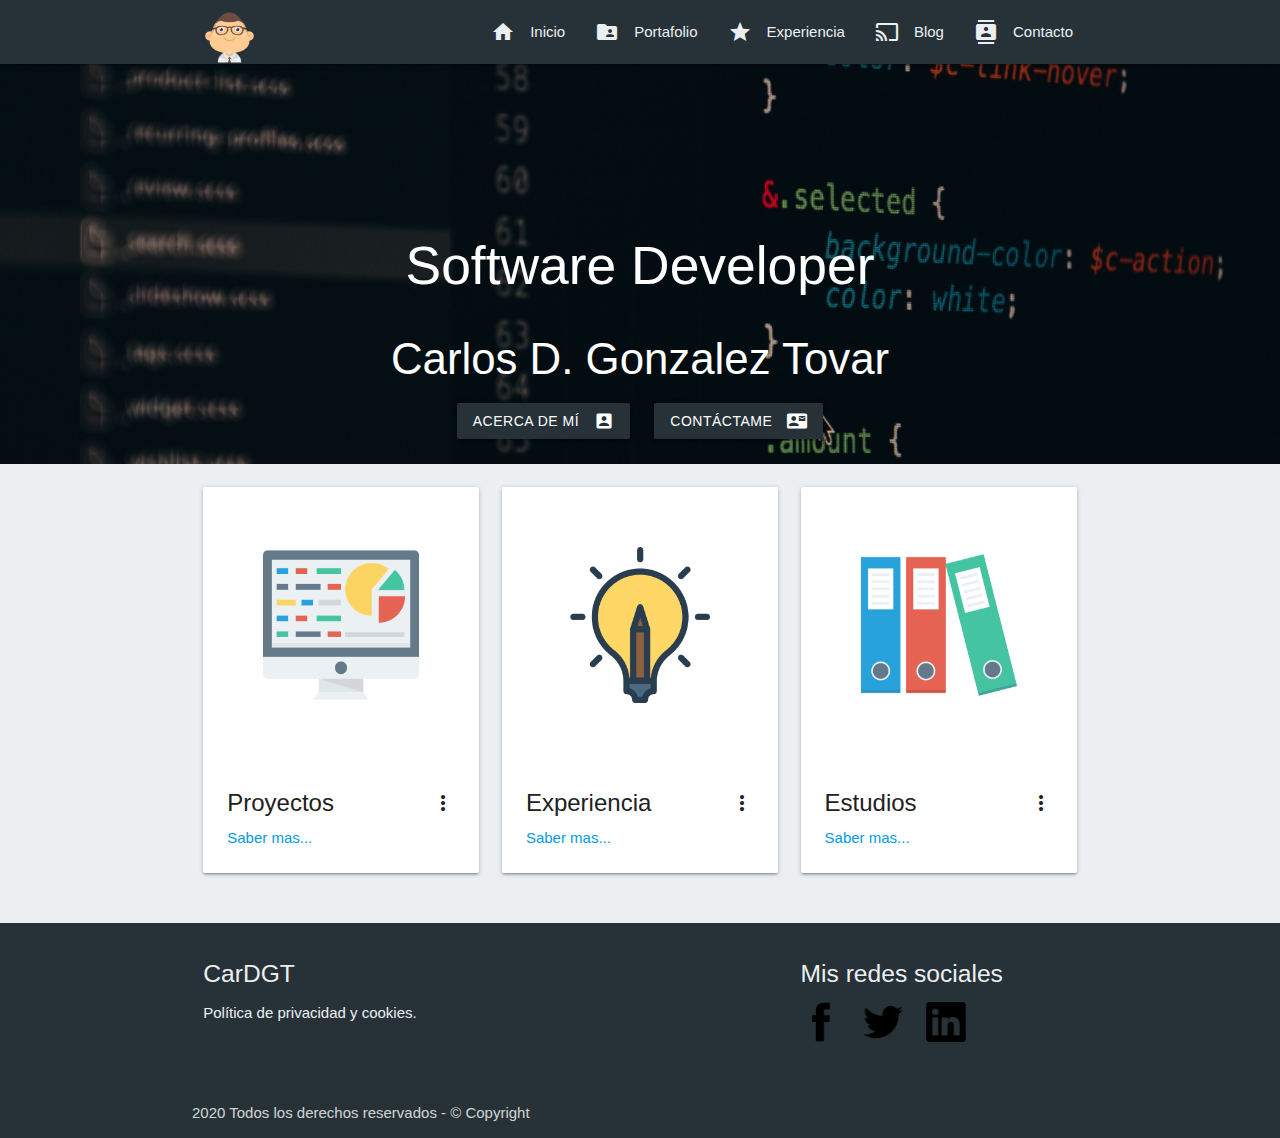
<file: index.html>
<!DOCTYPE html>
<html lang="es">

<head>
    <meta charset="UTF-8">
    <meta name="viewport" content="width=device-width, initial-scale=1.0">

    <!--Import Google Icon Font-->
    <link href="https://fonts.googleapis.com/icon?family=Material+Icons" rel="stylesheet">
    <!-- Compiled and minified CSS -->
    <link rel="stylesheet" href="https://cdnjs.cloudflare.com/ajax/libs/materialize/1.0.0/css/materialize.min.css">
    <!-- Estilos internos -->
    <link rel="stylesheet" href="./css/styles.css">
    <!--Favicon-->
    <link rel="shortcut icon" href="./img/logo.png" type="image/x-icon">
    <title>CarDGT</title>
</head>

<body>
    <header>
        <div class="navbar-fixed">
            <nav>
                <div class="nav-wrapper blue-grey darken-4">
                    <div class="container">
                        <a href="#" class="brand-logo"><img class="responsive-img" src="./img/logo.png" alt=""
                                width="75px"></a>
                        <a href="#" data-target="mobile-demo" class="sidenav-trigger"><i
                                class="material-icons">menu</i></a>
                        <ul id="nav-mobile" class="right hide-on-med-and-down">
                            <li><a href="index.html" class="blue-grey-text text-lighten-5"><i
                                        class="material-icons left">home</i>Inicio</a></li>
                            <li><a href="./src/modules/portafolio.html" class="blue-grey-text text-lighten-5"><i
                                        class="material-icons left">folder_shared</i>Portafolio</a></li>
                            <li><a href="./src/modules/experiencia.html" class="blue-grey-text text-lighten-5"><i
                                        class="material-icons left">grade</i>Experiencia</a></li>
                            <li><a href="#" class="blue-grey-text text-lighten-5"><i
                                        class="material-icons left">cast</i>Blog</a></li>
                            <li><a href="./src/modules/contact.html" class="blue-grey-text text-lighten-5"><i
                                        class="material-icons left">contacts</i>Contacto</a></li>
                        </ul>
                    </div>
                </div>
            </nav>
        </div>
        <ul class="sidenav" id="mobile-demo">
            <li class="section"><a href="index.html" class="blue-grey-text text-darken-4"><i
                        class="material-icons left">home</i>Inicio</a></li>
            <li class="section"><a href="./src/modules/portafolio.html" class="blue-grey-text text-darken-4"><i
                        class="material-icons left">folder_shared</i>Portafolio</a></li>
            <li class="section"><a href="./src/modules/experiencia.html" class="blue-grey-text text-darken-4"><i
                        class="material-icons left">grade</i>Experiencia</a></li>
            <li class="section"><a href="#" class="blue-grey-text text-darken-4"><i
                        class="material-icons left">cast</i>Blog</a></li>
            <li class="section"><a href="./src/modules/contact.html" class="blue-grey-text text-darken-4"><i
                        class="material-icons left">contacts</i>Contacto</a></li>
        </ul>
    </header>

    <main>
        <div>
            <header class="showCase">

                <h2>Software Developer</h2>
                <h3>Carlos D. Gonzalez Tovar</h3>

                <div class="container-btn">
                    <a href="./src/modules/experiencia.html" class="btn waves-effect waves-light blue-grey darken-4"><i
                            class="material-icons right">account_box</i>Acerca de mí</a>

                    <a href="./src/modules/contact.html" class="btn waves-effect waves-light blue-grey darken-4"><i
                            class="material-icons right">contact_mail</i>Contáctame</a>
                </div>

            </header>
        </div>

        <div class="container section">
            <div class="row">
                <div class="col m4">
                    <div class="card">
                        <div class="card-image waves-effect waves-block waves-light">
                            <img class="activator responsive-img imgCard" src="img/card1.png">
                        </div>
                        <div class="card-content">
                            <span class="card-title activator grey-text text-darken-4">Proyectos<i
                                    class="material-icons right">more_vert</i></span>
                            <p><a href="./src/modules/portafolio.html">Saber mas...</a></p>
                        </div>
                        <div class="card-reveal">
                            <span class="card-title grey-text text-darken-4">Proyectos<i
                                    class="material-icons right">close</i></span>
                            <p>Te invito que conozcas y le des un vistazo a mis proyectos y trabajos que he realizado.
                            </p>
                        </div>
                    </div>
                </div>

                <div class="col m4">
                    <div class="card">
                        <div class="card-image waves-effect waves-block waves-light">
                            <img class="activator responsive-img imgCard" src="img/card2.png">
                        </div>
                        <div class="card-content">
                            <span class="card-title activator grey-text text-darken-4">Experiencia<i
                                    class="material-icons right">more_vert</i></span>
                            <p><a href="./src/modules/experiencia.html">Saber mas...</a></p>
                        </div>
                        <div class="card-reveal">
                            <span class="card-title grey-text text-darken-4">Experiencia<i
                                    class="material-icons right">close</i></span>
                            <p>Acá podrás ver toda la experiencia laboral en la que me he formado profesionalmente.
                            </p>
                        </div>
                    </div>
                </div>

                <div class="col m4">
                    <div class="card">
                        <div class="card-image waves-effect waves-block waves-light">
                            <img class="activator responsive-img imgCard" src="img/card3.png">
                        </div>
                        <div class="card-content">
                            <span class="card-title activator grey-text text-darken-4">Estudios<i
                                    class="material-icons right">more_vert</i></span>
                            <p><a href="./src/modules/experiencia.html">Saber mas...</a></p>
                        </div>
                        <div class="card-reveal">
                            <span class="card-title grey-text text-darken-4">Estudios<i
                                    class="material-icons right">close</i></span>
                            <p>Conoce los centros de estudios y cursos donde he aprendido y formado.
                            </p>
                        </div>
                    </div>
                </div>
            </div>
        </div>
    </main>

    <footer class="page-footer  blue-grey darken-4">
        <div class="container">
            <div class="row">
                <div class="col l6 s12">
                    <h5 class="blue-grey-text text-lighten-5">CarDGT</h5>
                    <p class="blue-grey-text text-lighten-5">Política de privacidad y cookies.</p>
                </div>
                <div class="col l4 offset-l2 s12">
                    <h5 class="blue-grey-text text-lighten-5">Mis redes sociales</h5>
                    <ul class="row">
                        <li class="col"><a class="blue-grey-text text-lighten-5" href="#!"><img class="imgSocial"
                                    src="img/face.png" alt=""></a></li>
                        <li class="col"><a class="blue-grey-text text-lighten-5" href="#!"><img class="imgSocial"
                                    src="img/twi.png" alt=""></a></li>
                        <li class="col"><a class="blue-grey-text text-lighten-5"
                                href="https://www.linkedin.com/in/carlos-daniel-gonz%C3%A1lez-4b7246176/!" target="_blank"><img
                                    class="imgSocial" src="img/link.png" alt=""></a></li>
                    </ul>
                </div>
            </div>
        </div>
        <div class="footer-copyright">
            <div class="container">
                2020 Todos los derechos reservados - © Copyright
            </div>
        </div>
    </footer>

    <!-- Compiled and minified JavaScript -->
    <script src="https://cdnjs.cloudflare.com/ajax/libs/materialize/1.0.0/js/materialize.min.js"></script>

    <script src="./js/script.js"></script>
</body>

</html>
</file>
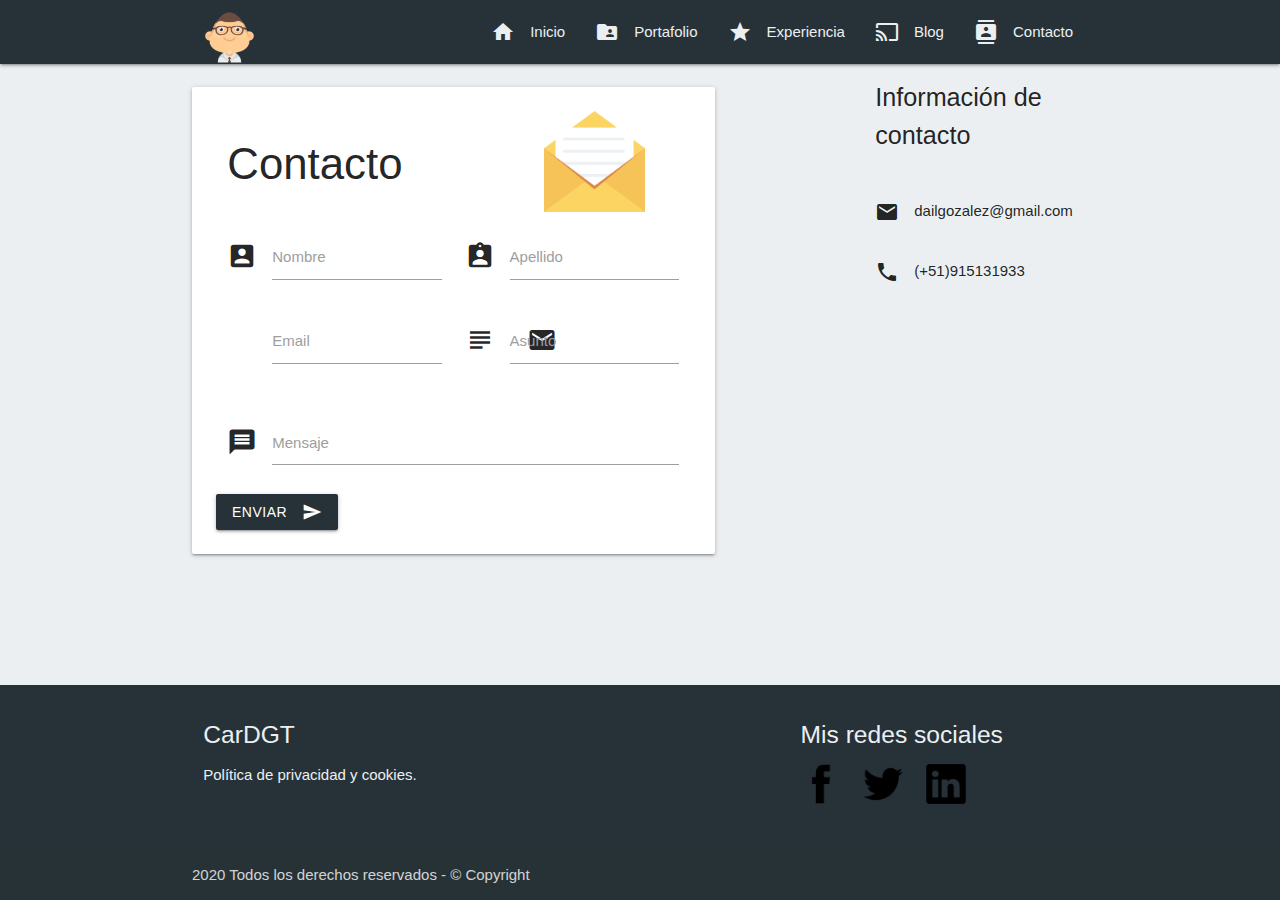
<file: contact.html>
<!DOCTYPE html>
<html lang="es">

<head>
    <meta charset="UTF-8">
    <meta name="viewport" content="width=device-width, initial-scale=1.0">

    <!--Import Google Icon Font-->
    <link href="https://fonts.googleapis.com/icon?family=Material+Icons" rel="stylesheet">
    <!-- Compiled and minified CSS -->
    <link rel="stylesheet" href="https://cdnjs.cloudflare.com/ajax/libs/materialize/1.0.0/css/materialize.min.css">
    <!-- Estilos internos -->
    <link rel="stylesheet" href="styles.css">
    <!--Favicon-->
    <link rel="shortcut icon" href="img/logo.png" type="image/x-icon">
    <title>CarDGT</title>
</head>

<body>
    <header>
        <div class="navbar-fixed">
            <nav>
                <div class="nav-wrapper blue-grey darken-4">
                    <div class="container">
                        <a href="#" class="brand-logo"><img class="responsive-img" src="img/logo.png" alt=""
                                width="75px"></a>
                        <a href="#" data-target="mobile-demo" class="sidenav-trigger"><i
                                class="material-icons">menu</i></a>
                        <ul id="nav-mobile" class="right hide-on-med-and-down">
                            <li><a href="index.html" class="blue-grey-text text-lighten-5"><i
                                        class="material-icons left">home</i>Inicio</a></li>
                            <li><a href="portafolio.html" class="blue-grey-text text-lighten-5"><i
                                        class="material-icons left">folder_shared</i>Portafolio</a></li>
                            <li><a href="experiencia.html" class="blue-grey-text text-lighten-5"><i
                                        class="material-icons left">grade</i>Experiencia</a></li>
                            <li><a href="#" class="blue-grey-text text-lighten-5"><i
                                        class="material-icons left">cast</i>Blog</a></li>
                            <li><a href="contact.html" class="blue-grey-text text-lighten-5"><i
                                        class="material-icons left">contacts</i>Contacto</a></li>
                        </ul>
                    </div>
                </div>
            </nav>
        </div>
        <ul class="sidenav" id="mobile-demo">
            <li class="section"><a href="index.html" class="blue-grey-text text-darken-4"><i
                        class="material-icons left">home</i>Inicio</a></li>
            <li class="section"><a href="portafolio.html" class="blue-grey-text text-darken-4"><i
                        class="material-icons left">folder_shared</i>Portafolio</a></li>
            <li class="section"><a href="experiencia.html" class="blue-grey-text text-darken-4"><i
                        class="material-icons left">grade</i>Experiencia</a></li>
            <li class="section"><a href="#" class="blue-grey-text text-darken-4"><i
                        class="material-icons left">cast</i>Blog</a></li>
            <li class="section"><a href="contact.html" class="blue-grey-text text-darken-4"><i
                        class="material-icons left">contacts</i>Contacto</a></li>
        </ul>
    </header>
    <main>
        <div class="container section">
            <div class="row">
                <form class="col l7 m10 s12" action="./mail.php" method="GET">
                    <div class="row card-panel">
                        <div class="col s8">
                            <h3>Contacto</h3>
                        </div>
                        <div class="col s4 offset">
                            <img class="responsive-img img-msj" src="img/msj.png" alt="">
                        </div>
                        <div class="input-field col m6 s12">
                            <i class="material-icons prefix">account_box</i>
                            <input id="nombre" type="text" class="validate">
                            <label for="nombre">Nombre</label>
                        </div>
                        <div class="input-field col m6 s12">
                            <i class="material-icons prefix">assignment_ind</i>
                            <input id="apellido" type="text" class="validate">
                            <label for="apellido">Apellido</label>
                        </div>
                        <div class="input-field col m6 s12">
                            <i class="material-icons prefix">alternate_email</i>
                            <input id="email" type="email" class="validate">
                            <label for="email">Email</label>
                            <span class="helper-text" data-error="Correo inválido" data-success="Correo válido"></span>
                        </div>
                        <div class="input-field col m6 s12">
                            <i class="material-icons prefix">subject</i>
                            <input id="asunto" type="text" class="validate">
                            <label for="asunto">Asunto</label>
                        </div>
                        <div class="input-field col s12">
                            <i class="material-icons prefix">message</i>
                            <textarea id="textarea1" class="materialize-textarea"></textarea>
                            <label for="textarea1">Mensaje</label>
                        </div>
                        <button class="btn waves-effect waves-light blue-grey darken-4" type="submit"
                           >Enviar
                            <i class="material-icons right">send</i>
                        </button>
                    </div>
                </form>
                <div class="col l3 m2 s12 offset-l2">
                    <span class="flow-text">Información de contacto</span>
                    <ul class="row">
                        <div class="section"></div>
                            <li class="col s12 section">
                                <i class="material-icons left">mail</i>
                                <span>dailgozalez@gmail.com</span>
                            </li>
                            <div class="section"></div>
                            <div class="section"></div>
                            <li class="col s12">
                                <i class="material-icons left">phone</i>
                                <span><wbr>(+51)915131933</span>
                            </li>
                        
                    </ul>
                </div>
            </div>
        </div>
    </main>

    <footer class="page-footer  blue-grey darken-4">
        <div class="container">
            <div class="row">
                <div class="col l6 s12">
                    <h5 class="blue-grey-text text-lighten-5">CarDGT</h5>
                    <p class="blue-grey-text text-lighten-5">Política de privacidad y cookies.</p>
                </div>
                <div class="col l4 offset-l2 s12">
                    <h5 class="blue-grey-text text-lighten-5">Mis redes sociales</h5>
                    <ul class="row">
                        <li class="col"><a class="blue-grey-text text-lighten-5" href="#!"><img class="imgSocial"
                                    src="img/face.png" alt=""></a></li>
                        <li class="col"><a class="blue-grey-text text-lighten-5" href="#!"><img class="imgSocial"
                                    src="img/twi.png" alt=""></a></li>
                        <li class="col"><a class="blue-grey-text text-lighten-5" href="#!"><img class="imgSocial"
                                    src="img/link.png" alt=""></a></li>
                    </ul>
                </div>
            </div>
        </div>
        <div class="footer-copyright">
            <div class="container">
                2020 Todos los derechos reservados - © Copyright
            </div>
        </div>
    </footer>

    <!-- Compiled and minified JavaScript -->
    <script src="https://cdnjs.cloudflare.com/ajax/libs/materialize/1.0.0/js/materialize.min.js"></script>

    <script src="script.js"></script>
</body>

</html>
</file>
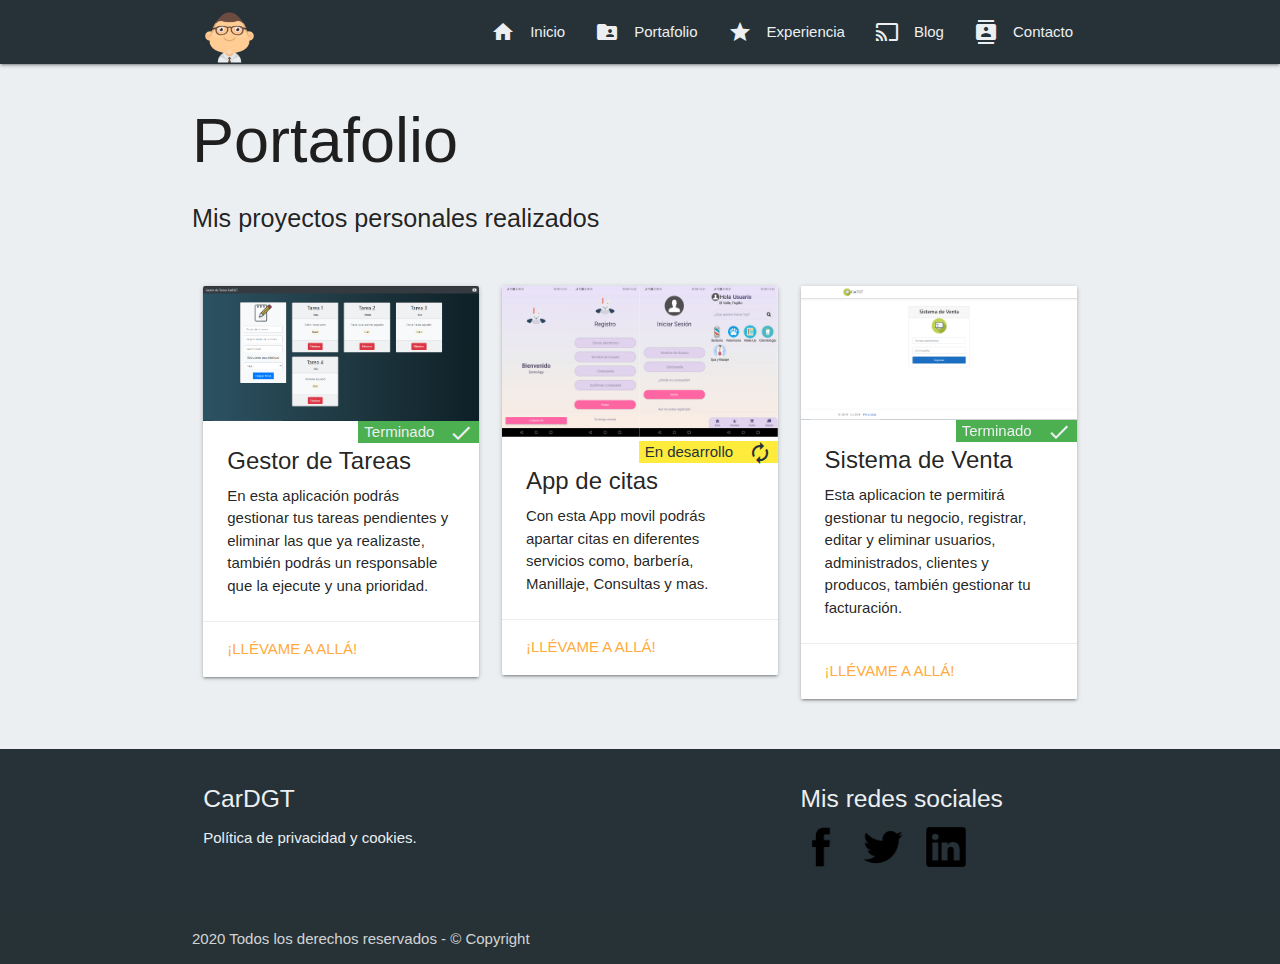
<file: portafolio.html>
<!DOCTYPE html>
<html lang="es">

<head>
    <meta charset="UTF-8">
    <meta name="viewport" content="width=device-width, initial-scale=1.0">

    <!--Import Google Icon Font-->
    <link href="https://fonts.googleapis.com/icon?family=Material+Icons" rel="stylesheet">
    <!-- Compiled and minified CSS -->
    <link rel="stylesheet" href="https://cdnjs.cloudflare.com/ajax/libs/materialize/1.0.0/css/materialize.min.css">
    <!-- Estilos internos -->
    <link rel="stylesheet" href="styles.css">
    <!--Favicon-->
    <link rel="shortcut icon" href="img/logo.png" type="image/x-icon">
    <title>CarDGT</title>
</head>

<body>
    <header>
        <div class="navbar-fixed">
            <nav>
                <div class="nav-wrapper blue-grey darken-4">
                    <div class="container">
                        <a href="#" class="brand-logo"><img class="responsive-img" src="img/logo.png" alt=""
                                width="75px"></a>
                        <a href="#" data-target="mobile-demo" class="sidenav-trigger"><i
                                class="material-icons">menu</i></a>
                        <ul id="nav-mobile" class="right hide-on-med-and-down">
                            <li><a href="index.html" class="blue-grey-text text-lighten-5"><i
                                        class="material-icons left">home</i>Inicio</a></li>
                            <li><a href="portafolio.html" class="blue-grey-text text-lighten-5"><i
                                        class="material-icons left">folder_shared</i>Portafolio</a></li>
                            <li><a href="experiencia.html" class="blue-grey-text text-lighten-5"><i
                                        class="material-icons left">grade</i>Experiencia</a></li>
                            <li><a href="#" class="blue-grey-text text-lighten-5"><i
                                        class="material-icons left">cast</i>Blog</a></li>
                            <li><a href="contact.html" class="blue-grey-text text-lighten-5"><i
                                        class="material-icons left">contacts</i>Contacto</a></li>
                        </ul>
                    </div>
                </div>
            </nav>
        </div>
        <ul class="sidenav" id="mobile-demo">
            <li class="section"><a href="index.html" class="blue-grey-text text-darken-4"><i
                        class="material-icons left">home</i>Inicio</a></li>
            <li class="section"><a href="portafolio.html" class="blue-grey-text text-darken-4"><i
                        class="material-icons left">folder_shared</i>Portafolio</a></li>
            <li class="section"><a href="experiencia.html" class="blue-grey-text text-darken-4"><i
                        class="material-icons left">grade</i>Experiencia</a></li>
            <li class="section"><a href="#" class="blue-grey-text text-darken-4"><i
                        class="material-icons left">cast</i>Blog</a></li>
            <li class="section"><a href="contact.html" class="blue-grey-text text-darken-4"><i
                        class="material-icons left">contacts</i>Contacto</a></li>
        </ul>
    </header>
    <main>
        <div class="container">
            <h1>Portafolio</h1>
            <p class="flow-text">Mis proyectos personales realizados</p>
        </div>
        <div class="container section">
            <div class="row">
                <div class="col m4">
                    <div class="card">
                        <div class="card-image">
                            <img class="responsive-img materialboxed imgApp" src="img/app1.png">
                            <span class="badge green blue-grey-text text-lighten-5"><i
                                    class="material-icons right">done</i>Terminado</span>
                        </div>
                        <div class="card-content">
                            <span class="card-title">Gestor de Tareas</span>
                            <p>En esta aplicación podrás gestionar tus tareas pendientes y eliminar las que ya
                                realizaste, también podrás un responsable que la ejecute y una prioridad.</p>
                        </div>
                        <div class="card-action">
                            <a href="#">¡Llévame a allá!</a>
                        </div>
                    </div>
                </div>

                <div class="col m4">
                    <div class="card">
                        <div class="card-image">
                            <img class="responsive-img materialboxed imgApp" src="img/app2.png">
                            <span class="badge yellow blue-grey-text text-darken-4"><i
                                    class="material-icons right">autorenew</i>En desarrollo</span>
                        </div>
                        <div class="card-content">
                            <span class="card-title">App de citas</span>
                            <p>Con esta App movil podrás apartar citas en diferentes servicios como, barbería,
                                Manillaje, Consultas y mas.</p>
                        </div>
                        <div class="card-action">
                            <a href="#">¡Llévame a allá!</a>
                        </div>
                    </div>
                </div>

                <div class="col m4">
                    <div class="card">
                        <div class="card-image">
                            <img class="responsive-img materialboxed imgApp" src="img/app3.png">
                            <span class="badge green blue-grey-text text-lighten-5"><i
                                    class="material-icons right">done</i>Terminado</span>
                        </div>
                        <div class="card-content">
                            <span class="card-title">Sistema de Venta</span>
                            <p>Esta aplicacion te permitirá gestionar tu negocio, registrar, editar y eliminar usuarios,
                                administrados, clientes y producos, también gestionar tu facturación.</p>
                        </div>
                        <div class="card-action">
                            <a href="#">¡Llévame a allá!</a>
                        </div>
                    </div>
                </div>

            </div>
        </div>
    </main>

    <footer class="page-footer  blue-grey darken-4">
        <div class="container">
            <div class="row">
                <div class="col l6 s12">
                    <h5 class="blue-grey-text text-lighten-5">CarDGT</h5>
                    <p class="blue-grey-text text-lighten-5">Política de privacidad y cookies.</p>
                </div>
                <div class="col l4 offset-l2 s12">
                    <h5 class="blue-grey-text text-lighten-5">Mis redes sociales</h5>
                    <ul class="row">
                        <li class="col"><a class="blue-grey-text text-lighten-5" href="#!"><img class="imgSocial"
                                    src="img/face.png" alt=""></a></li>
                        <li class="col"><a class="blue-grey-text text-lighten-5" href="#!"><img class="imgSocial"
                                    src="img/twi.png" alt=""></a></li>
                        <li class="col"><a class="blue-grey-text text-lighten-5" href="#!"><img class="imgSocial"
                                    src="img/link.png" alt=""></a></li>
                    </ul>
                </div>
            </div>
        </div>
        <div class="footer-copyright">
            <div class="container">
                2020 Todos los derechos reservados - © Copyright
            </div>
        </div>
    </footer>

    <!-- Compiled and minified JavaScript -->
    <script src="https://cdnjs.cloudflare.com/ajax/libs/materialize/1.0.0/js/materialize.min.js"></script>

    <script src="script.js"></script>
</body>

</html>
</file>
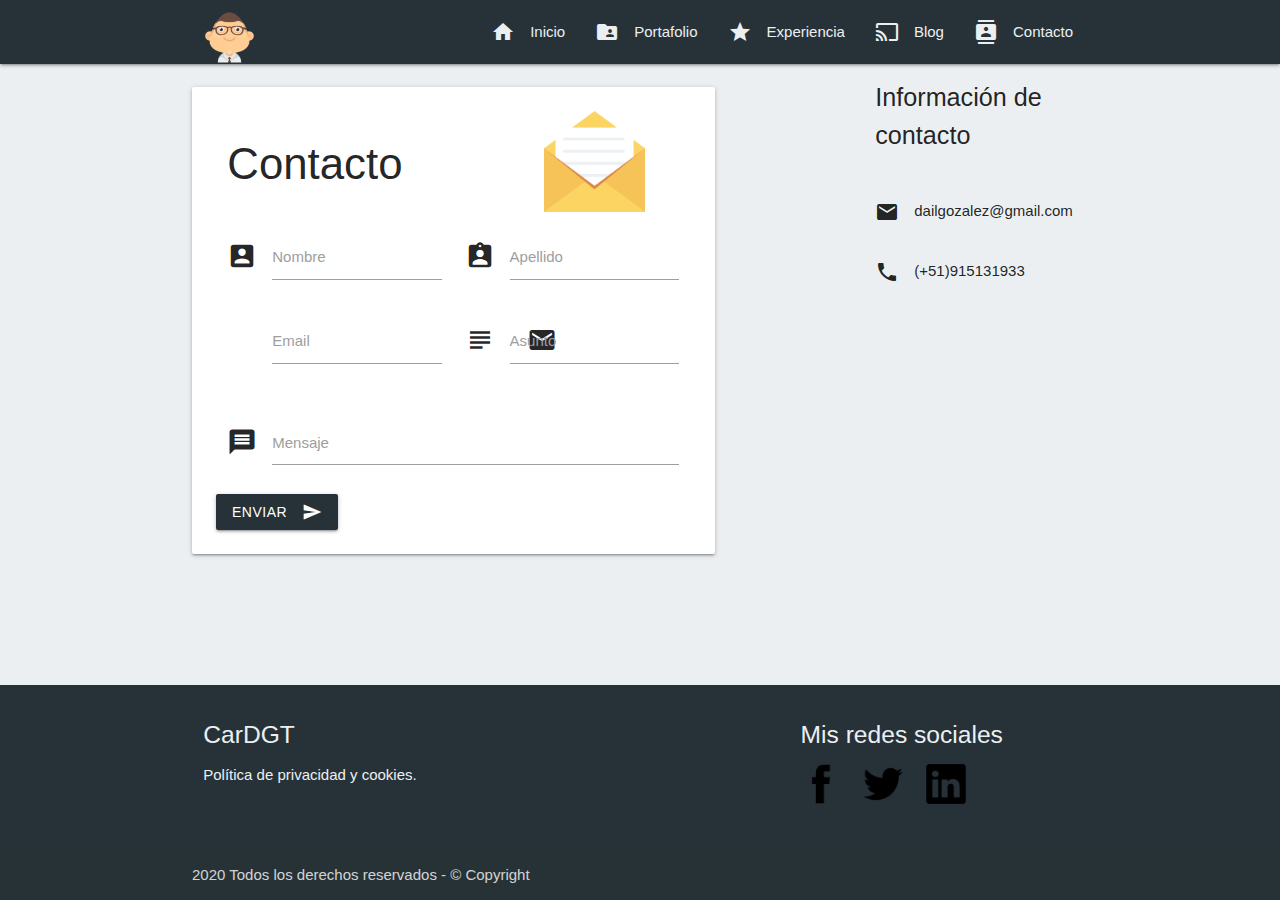
<file: src/modules/contact.html>
<!DOCTYPE html>
<html lang="es">

<head>
    <meta charset="UTF-8">
    <meta name="viewport" content="width=device-width, initial-scale=1.0">

    <!--Import Google Icon Font-->
    <link href="https://fonts.googleapis.com/icon?family=Material+Icons" rel="stylesheet">
    <!-- Compiled and minified CSS -->
    <link rel="stylesheet" href="https://cdnjs.cloudflare.com/ajax/libs/materialize/1.0.0/css/materialize.min.css">
    <!-- Estilos internos -->
    <link rel="stylesheet" href="../../css/styles.css">
    <!--Favicon-->
    <link rel="shortcut icon" href="../../img/logo.png" type="image/x-icon">
    <title>CarDGT</title>
</head>

<body>
    <header>
        <div class="navbar-fixed">
            <nav>
                <div class="nav-wrapper blue-grey darken-4">
                    <div class="container">
                        <a href="#" class="brand-logo"><img class="responsive-img" src="../../img/logo.png" alt=""
                                width="75px"></a>
                        <a href="#" data-target="mobile-demo" class="sidenav-trigger"><i
                                class="material-icons">menu</i></a>
                        <ul id="nav-mobile" class="right hide-on-med-and-down">
                            <li><a href="../../index.html" class="blue-grey-text text-lighten-5"><i
                                        class="material-icons left">home</i>Inicio</a></li>
                            <li><a href="./portafolio.html" class="blue-grey-text text-lighten-5"><i
                                        class="material-icons left">folder_shared</i>Portafolio</a></li>
                            <li><a href="./experiencia.html" class="blue-grey-text text-lighten-5"><i
                                        class="material-icons left">grade</i>Experiencia</a></li>
                            <li><a href="#" class="blue-grey-text text-lighten-5"><i
                                        class="material-icons left">cast</i>Blog</a></li>
                            <li><a href="./contact.html" class="blue-grey-text text-lighten-5"><i
                                        class="material-icons left">contacts</i>Contacto</a></li>
                        </ul>
                    </div>
                </div>
            </nav>
        </div>
        <ul class="sidenav" id="mobile-demo">
            <li class="section"><a href="../../index.html" class="blue-grey-text text-darken-4"><i
                        class="material-icons left">home</i>Inicio</a></li>
            <li class="section"><a href="./portafolio.html" class="blue-grey-text text-darken-4"><i
                        class="material-icons left">folder_shared</i>Portafolio</a></li>
            <li class="section"><a href="./experiencia.html" class="blue-grey-text text-darken-4"><i
                        class="material-icons left">grade</i>Experiencia</a></li>
            <li class="section"><a href="#" class="blue-grey-text text-darken-4"><i
                        class="material-icons left">cast</i>Blog</a></li>
            <li class="section"><a href="./contact.html" class="blue-grey-text text-darken-4"><i
                        class="material-icons left">contacts</i>Contacto</a></li>
        </ul>
    </header>
    <main>
        <div class="container section">
            <div class="row">
                <form class="col l7 m10 s12" action="mailto: dailgozalez@gmail.com" >
                    <div class="row card-panel">
                        <div class="col s8">
                            <h3>Contacto</h3>
                        </div>
                        <div class="col s4 offset">
                            <img class="responsive-img img-msj" src="../../img/msj.png" alt="">
                        </div>
                        <div class="input-field col m6 s12">
                            <i class="material-icons prefix">account_box</i>
                            <input id="nombre" type="text" class="validate">
                            <label for="nombre">Nombre</label>
                        </div>
                        <div class="input-field col m6 s12">
                            <i class="material-icons prefix">assignment_ind</i>
                            <input id="apellido" type="text" class="validate">
                            <label for="apellido">Apellido</label>
                        </div>
                        <div class="input-field col m6 s12">
                            <i class="material-icons prefix">alternate_email</i>
                            <input id="email" type="email" class="validate">
                            <label for="email">Email</label>
                            <span class="helper-text" data-error="Correo inválido" data-success="Correo válido"></span>
                        </div>
                        <div class="input-field col m6 s12">
                            <i class="material-icons prefix">subject</i>
                            <input id="asunto" type="text" class="validate">
                            <label for="asunto">Asunto</label>
                        </div>
                        <div class="input-field col s12">
                            <i class="material-icons prefix">message</i>
                            <textarea id="textarea1" class="materialize-textarea"></textarea>
                            <label for="textarea1">Mensaje</label>
                        </div>
                        <button class="btn waves-effect waves-light blue-grey darken-4" type="submit"
                           >Enviar
                            <i class="material-icons right">send</i>
                        </button>
                    </div>
                </form>
                <div class="col l3 m2 s12 offset-l2">
                    <span class="flow-text">Información de contacto</span>
                    <ul class="row">
                        <div class="section"></div>
                            <li class="col s12 section">
                                <i class="material-icons left">mail</i>
                                <span>dailgozalez@gmail.com</span>
                            </li>
                            <div class="section"></div>
                            <div class="section"></div>
                            <li class="col s12">
                                <i class="material-icons left">phone</i>
                                <span><wbr>(+51)915131933</span>
                            </li>
                        
                    </ul>
                </div>
            </div>
        </div>
    </main>

    <footer class="page-footer  blue-grey darken-4">
        <div class="container">
            <div class="row">
                <div class="col l6 s12">
                    <h5 class="blue-grey-text text-lighten-5">CarDGT</h5>
                    <p class="blue-grey-text text-lighten-5">Política de privacidad y cookies.</p>
                </div>
                <div class="col l4 offset-l2 s12">
                    <h5 class="blue-grey-text text-lighten-5">Mis redes sociales</h5>
                    <ul class="row">
                        <li class="col"><a class="blue-grey-text text-lighten-5" href="#!"><img class="imgSocial"
                                    src="../../img/face.png" alt=""></a></li>
                        <li class="col"><a class="blue-grey-text text-lighten-5" href="#!"><img class="imgSocial"
                                    src="../../img/twi.png" alt=""></a></li>
                        <li class="col"><a class="blue-grey-text text-lighten-5" href="#!"><img class="imgSocial"
                                    src="../../img/link.png" alt=""></a></li>
                    </ul>
                </div>
            </div>
        </div>
        <div class="footer-copyright">
            <div class="container">
                2020 Todos los derechos reservados - © Copyright
            </div>
        </div>
    </footer>

    <!-- Compiled and minified JavaScript -->
    <script src="https://cdnjs.cloudflare.com/ajax/libs/materialize/1.0.0/js/materialize.min.js"></script>

    <script src="../../js/script.js"></script>
</body>

</html>
</file>
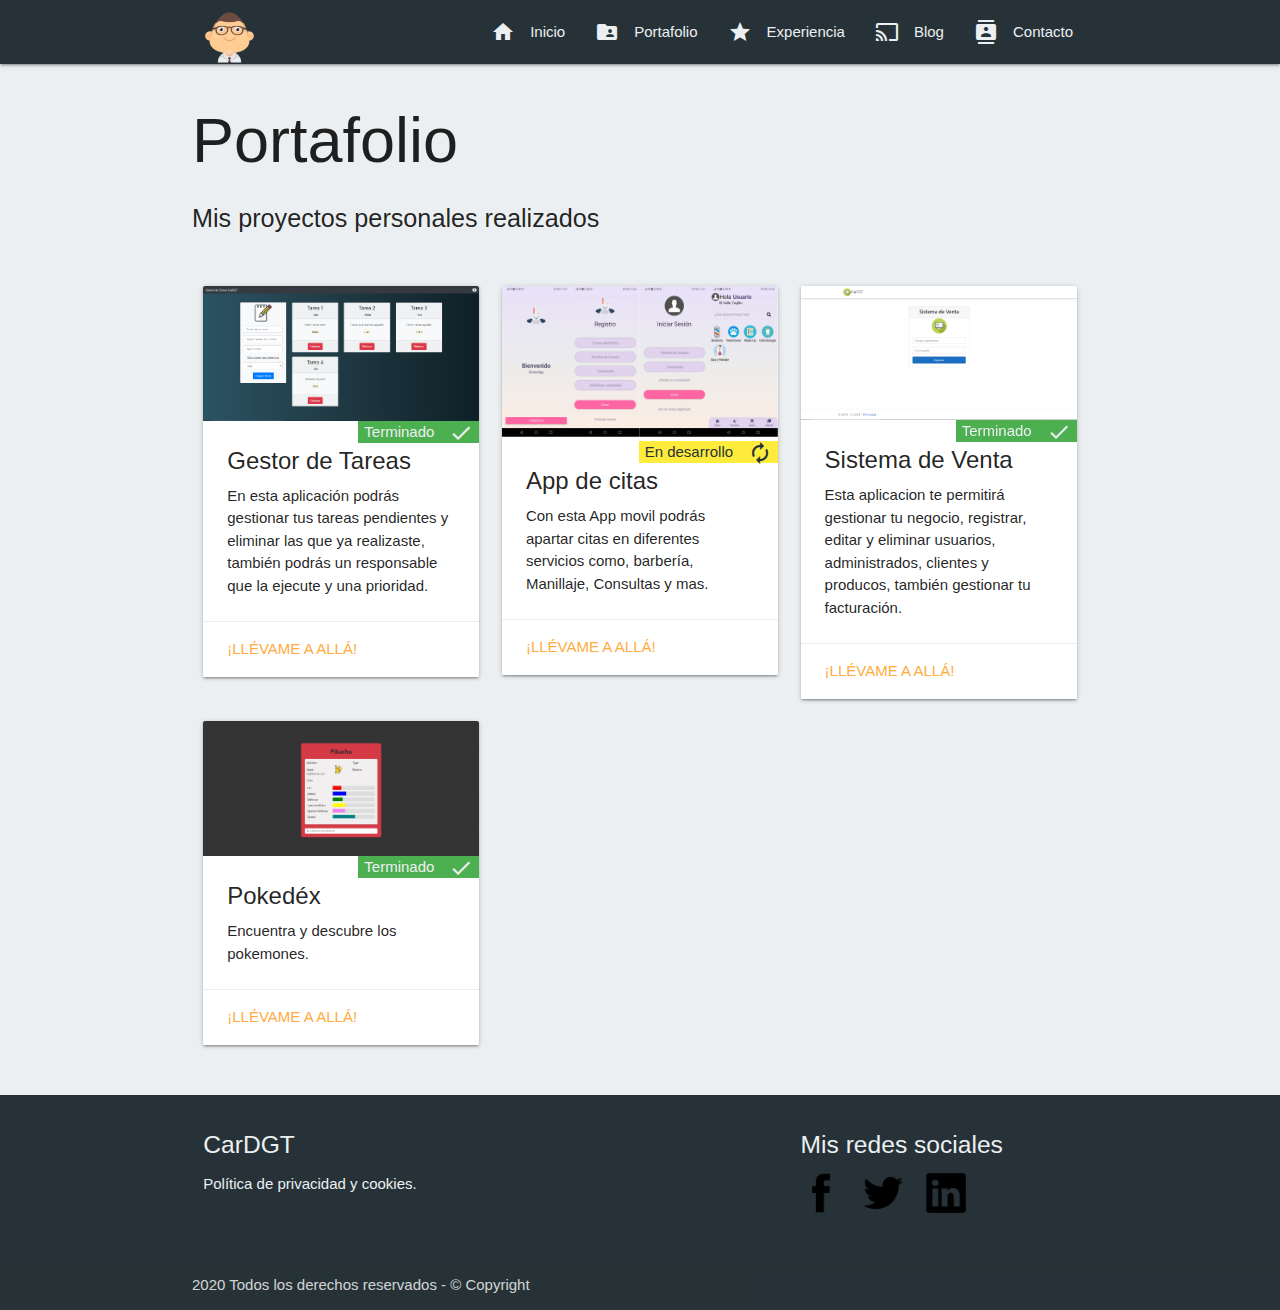
<file: src/modules/portafolio.html>
<!DOCTYPE html>
<html lang="es">

<head>
    <meta charset="UTF-8">
    <meta name="viewport" content="width=device-width, initial-scale=1.0">

    <!--Import Google Icon Font-->
    <link href="https://fonts.googleapis.com/icon?family=Material+Icons" rel="stylesheet">
    <!-- Compiled and minified CSS -->
    <link rel="stylesheet" href="https://cdnjs.cloudflare.com/ajax/libs/materialize/1.0.0/css/materialize.min.css">
    <!-- Estilos internos -->
    <link rel="stylesheet" href="../../css/styles.css">
    <!--Favicon-->
    <link rel="shortcut icon" href="../../img/logo.png" type="image/x-icon">
    <title>CarDGT</title>
</head>

<body>
    <header>
        <div class="navbar-fixed">
            <nav>
                <div class="nav-wrapper blue-grey darken-4">
                    <div class="container">
                        <a href="#" class="brand-logo"><img class="responsive-img" src="../../img/logo.png" alt=""
                                width="75px"></a>
                        <a href="#" data-target="mobile-demo" class="sidenav-trigger"><i
                                class="material-icons">menu</i></a>
                        <ul id="nav-mobile" class="right hide-on-med-and-down">
                            <li><a href="../../index.html" class="blue-grey-text text-lighten-5"><i
                                        class="material-icons left">home</i>Inicio</a></li>
                            <li><a href="./portafolio.html" class="blue-grey-text text-lighten-5"><i
                                        class="material-icons left">folder_shared</i>Portafolio</a></li>
                            <li><a href="./experiencia.html" class="blue-grey-text text-lighten-5"><i
                                        class="material-icons left">grade</i>Experiencia</a></li>
                            <li><a href="#" class="blue-grey-text text-lighten-5"><i
                                        class="material-icons left">cast</i>Blog</a></li>
                            <li><a href="./contact.html" class="blue-grey-text text-lighten-5"><i
                                        class="material-icons left">contacts</i>Contacto</a></li>
                        </ul>
                    </div>
                </div>
            </nav>
        </div>
        <ul class="sidenav" id="mobile-demo">
            <li class="section"><a href="../../index.html" class="blue-grey-text text-darken-4"><i
                        class="material-icons left">home</i>Inicio</a></li>
            <li class="section"><a href="./portafolio.html" class="blue-grey-text text-darken-4"><i
                        class="material-icons left">folder_shared</i>Portafolio</a></li>
            <li class="section"><a href="./experiencia.html" class="blue-grey-text text-darken-4"><i
                        class="material-icons left">grade</i>Experiencia</a></li>
            <li class="section"><a href="#" class="blue-grey-text text-darken-4"><i
                        class="material-icons left">cast</i>Blog</a></li>
            <li class="section"><a href="./contact.html" class="blue-grey-text text-darken-4"><i
                        class="material-icons left">contacts</i>Contacto</a></li>
        </ul>
    </header>
    <main>
        <div class="container">
            <h1>Portafolio</h1>
            <p class="flow-text">Mis proyectos personales realizados</p>
        </div>
        <div class="container section">
            <div class="row">
                <div class="col m4">
                    <div class="card">
                        <div class="card-image">
                            <img class="responsive-img materialboxed imgApp" src="../../img/app1.png">
                            <span class="badge green blue-grey-text text-lighten-5"><i
                                    class="material-icons right">done</i>Terminado</span>
                        </div>
                        <div class="card-content">
                            <span class="card-title">Gestor de Tareas</span>
                            <p>En esta aplicación podrás gestionar tus tareas pendientes y eliminar las que ya
                                realizaste, también podrás un responsable que la ejecute y una prioridad.</p>
                        </div>
                        <div class="card-action">
                            <a href="https://github.com/daniel123gt/AppDeTareasReactJS">¡Llévame a allá!</a>
                        </div>
                    </div>
                </div>

                <div class="col m4">
                    <div class="card">
                        <div class="card-image">
                            <img class="responsive-img materialboxed imgApp" src="../../img/app2.png">
                            <span class="badge yellow blue-grey-text text-darken-4"><i
                                    class="material-icons right">autorenew</i>En desarrollo</span>
                        </div>
                        <div class="card-content">
                            <span class="card-title">App de citas</span>
                            <p>Con esta App movil podrás apartar citas en diferentes servicios como, barbería,
                                Manillaje, Consultas y mas.</p>
                        </div>
                        <div class="card-action">
                            <a href="https://github.com/daniel123gt/DemoApp">¡Llévame a allá!</a>
                        </div>
                    </div>
                </div>

                <div class="col m4">
                    <div class="card">
                        <div class="card-image">
                            <img class="responsive-img materialboxed imgApp" src="../../img/app3.png">
                            <span class="badge green blue-grey-text text-lighten-5"><i
                                    class="material-icons right">done</i>Terminado</span>
                        </div>
                        <div class="card-content">
                            <span class="card-title">Sistema de Venta</span>
                            <p>Esta aplicacion te permitirá gestionar tu negocio, registrar, editar y eliminar usuarios,
                                administrados, clientes y producos, también gestionar tu facturación.</p>
                        </div>
                        <div class="card-action">
                            <a href="#">¡Llévame a allá!</a>
                        </div>
                    </div>
                </div>

                <div class="col m4">
                    <div class="card">
                        <div class="card-image">
                            <img class="responsive-img materialboxed imgApp" src="../../img/pokedex.jpeg">
                            <span class="badge green blue-grey-text text-lighten-5"><i
                                    class="material-icons right">done</i>Terminado</span>
                        </div>
                        <div class="card-content">
                            <span class="card-title">Pokedéx</span>
                            <p>Encuentra y descubre los pokemones.</p>
                        </div>
                        <div class="card-action">
                            <a href="https://daniel123gt.github.io/pokedex/">¡Llévame a allá!</a>
                        </div>
                    </div>
                </div>


            </div>
        </div>
    </main>

    <footer class="page-footer  blue-grey darken-4">
        <div class="container">
            <div class="row">
                <div class="col l6 s12">
                    <h5 class="blue-grey-text text-lighten-5">CarDGT</h5>
                    <p class="blue-grey-text text-lighten-5">Política de privacidad y cookies.</p>
                </div>
                <div class="col l4 offset-l2 s12">
                    <h5 class="blue-grey-text text-lighten-5">Mis redes sociales</h5>
                    <ul class="row">
                        <li class="col"><a class="blue-grey-text text-lighten-5" href="#!"><img class="imgSocial"
                                    src="../../img/face.png" alt=""></a></li>
                        <li class="col"><a class="blue-grey-text text-lighten-5" href="#!"><img class="imgSocial"
                                    src="../../img/twi.png" alt=""></a></li>
                        <li class="col"><a class="blue-grey-text text-lighten-5" href="#!"><img class="imgSocial"
                                    src="../../img/link.png" alt=""></a></li>
                    </ul>
                </div>
            </div>
        </div>
        <div class="footer-copyright">
            <div class="container">
                2020 Todos los derechos reservados - © Copyright
            </div>
        </div>
    </footer>

    <!-- Compiled and minified JavaScript -->
    <script src="https://cdnjs.cloudflare.com/ajax/libs/materialize/1.0.0/js/materialize.min.js"></script>

    <script src="../../js/script.js"></script>
</body>

</html>
</file>
<file: css/styles.css>
body {
  background-color: #eceff1 ;
  display: flex;
  min-height: 100vh;
  flex-direction: column;
}

main {
  flex: 1 0 auto;
}

.showCase{
  width: 100%;
  height: 400px;
  background: url('../img/showcase.jpg') no-repeat center center/cover;
  padding: 15px;
  display: flex;
  flex-direction: column;
  align-items: center;
  justify-content: flex-end;
  color: #fff;
  
}   

.showCase a{
  margin: 10px;
}

.showCase h2,
.showCase h3,
.showCase p{
  margin-bottom: 10px;
}

.imgCard{
  padding: 60px;
  transition: 0.25s;
}

.imgCard:hover{
  transform: scale(1.2);
}

.imgSocial{
  width: 40px;
}
.img-msj{
  width: 75%;
}
.imgApp{
  contain: paint;
  transition: 0.25s;
}

.textoPresent{
  font-size: 18px;
  text-align: justify;
  text-indent: 20px;
  line-height: 1.8;
}

.textoPresentTitulo{
  font-size: 22px;
  font-weight: bold;
}

.timeline h2{
  font-size: 35px;
}
.timeline h3{
  font-size: 33px;
}
.timeline p{
  font-size: 20px;
}
.timeline .content{
  background-color: white;
  padding: 15px;
  margin: 20px;
  border: #2632383a solid 1px;
  border-radius: 3px;
  box-shadow: 1px 1px 15px #26323844;
}
</file>
<file: styles.css>
body {
  background-color: #eceff1 ;
  display: flex;
  min-height: 100vh;
  flex-direction: column;
}

main {
  flex: 1 0 auto;
}

.showCase{
  width: 100%;
  height: 400px;
  background: url('img/showcase.jpg') no-repeat center center/cover;
  padding: 15px;
  display: flex;
  flex-direction: column;
  align-items: center;
  justify-content: flex-end;
  color: #fff;
  
}   

.showCase a{
  margin: 10px;
}

.showCase h2,
.showCase h3,
.showCase p{
  margin-bottom: 10px;
}

.imgCard{
  padding: 60px;
  transition: 0.25s;
}

.imgCard:hover{
  transform: scale(1.2);
}

.imgSocial{
  width: 40px;
}
.img-msj{
  width: 75%;
}
.imgApp{
  contain: paint;
  transition: 0.25s;
}

.textoPresent{
  font-size: 18px;
  text-align: justify;
  text-indent: 20px;
  line-height: 1.8;
}

.textoPresentTitulo{
  font-size: 22px;
  font-weight: bold;
}

.timeline h2{
  font-size: 35px;
}
.timeline h3{
  font-size: 33px;
}
.timeline p{
  font-size: 20px;
}
.timeline .content{
  background-color: white;
  padding: 15px;
  margin: 20px;
  border: #2632383a solid 1px;
  border-radius: 3px;
  box-shadow: 1px 1px 15px #26323844;
}
</file>
